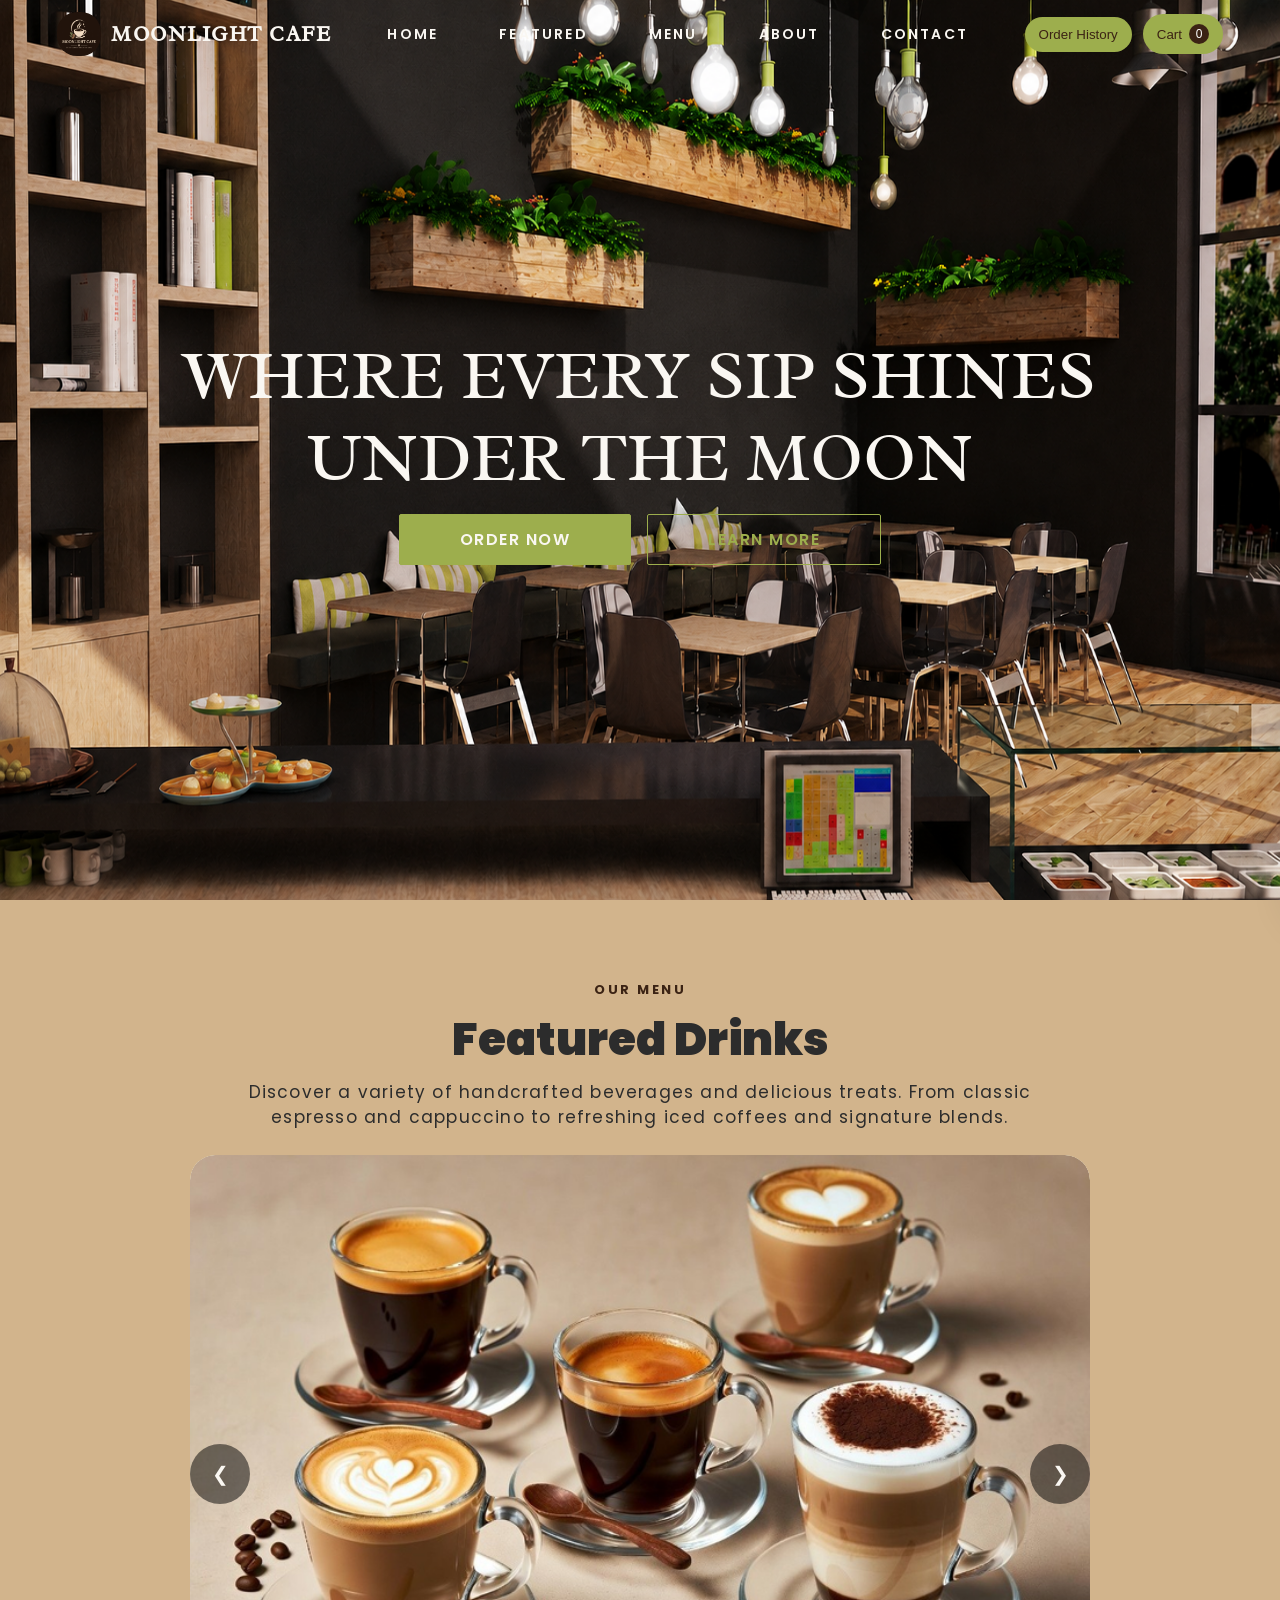
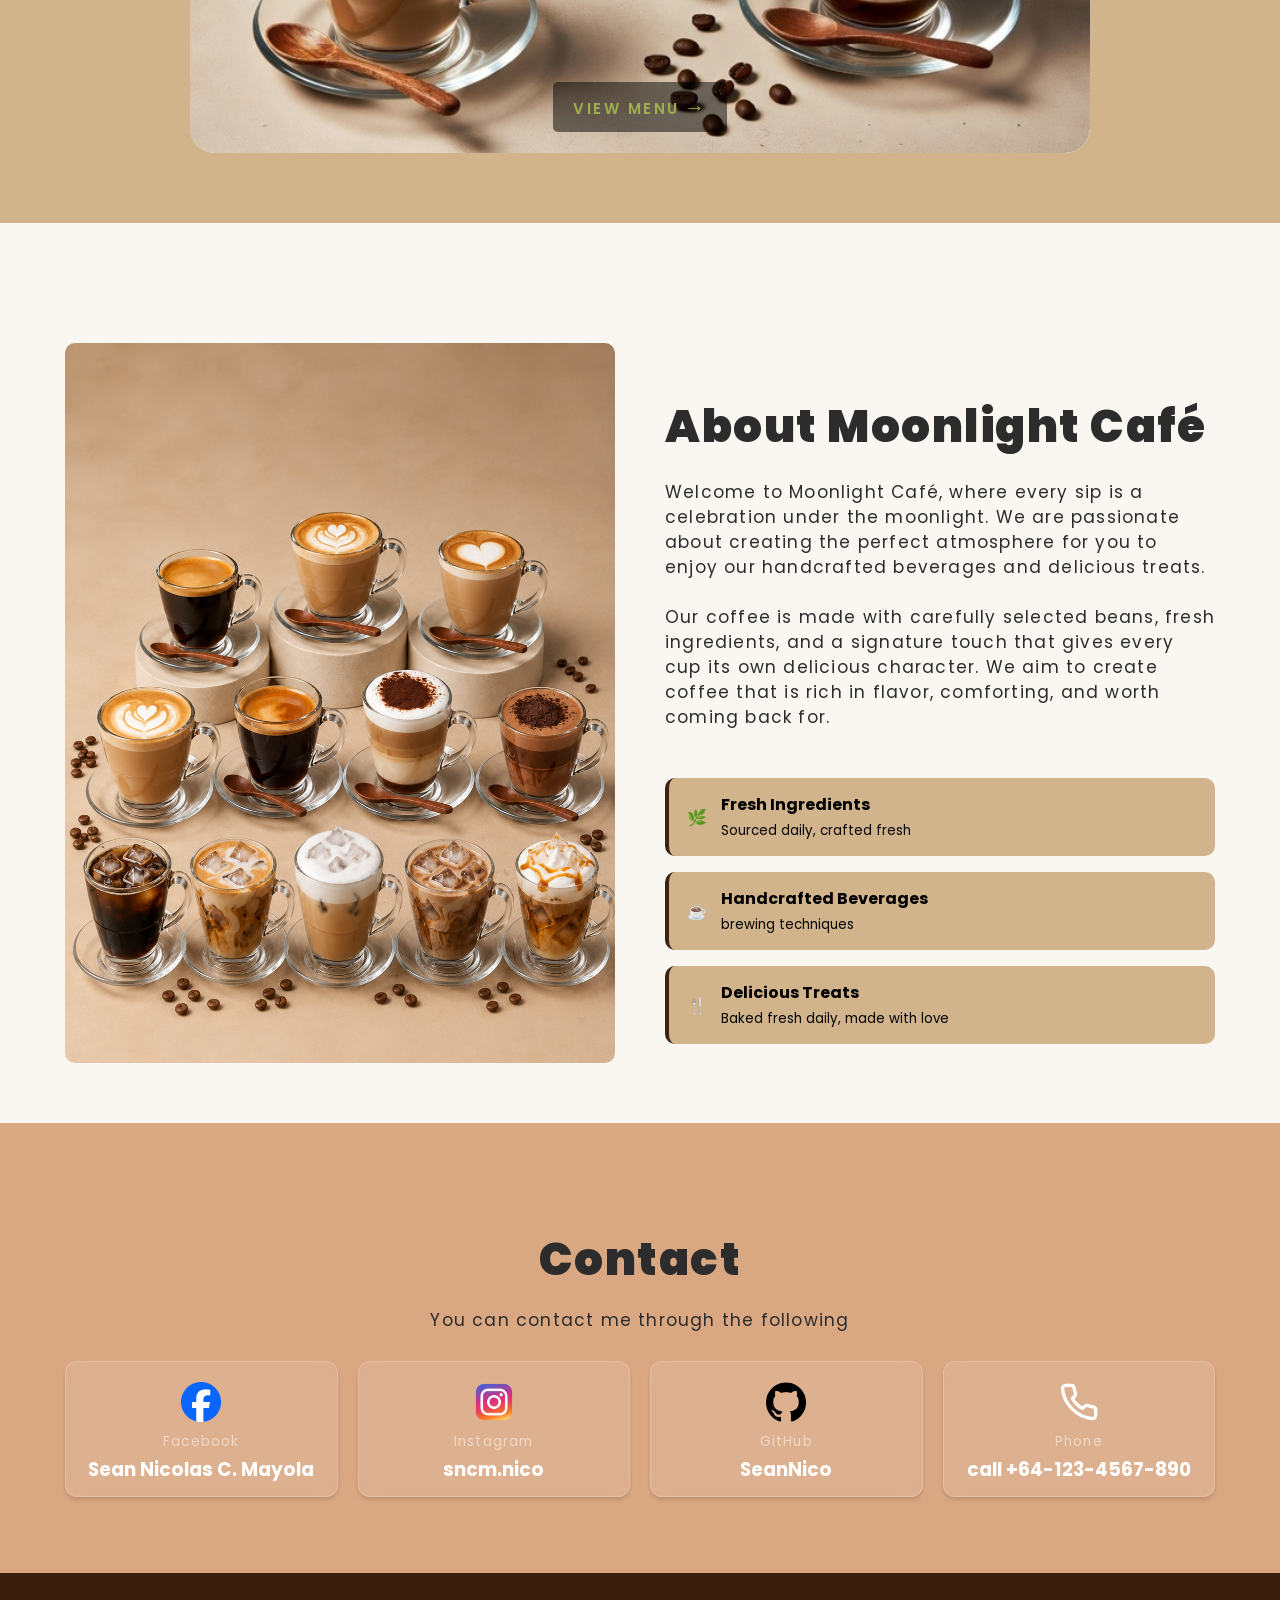
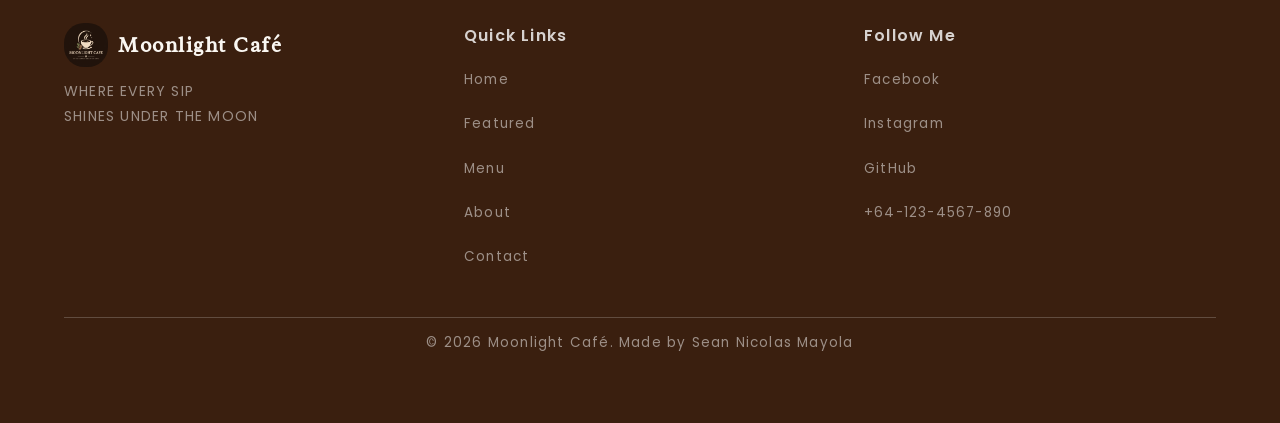
<file: index.html>
<!DOCTYPE html>
<html lang="en">
<head>
    <meta charset="UTF-8">
    <meta name="viewport" content="width=device-width, initial-scale=1.0">
    <title>Moonlight cafe</title>
    <link rel="preconnect" href="https://fonts.googleapis.com">
    <link rel="preconnect" href="https://fonts.gstatic.com" crossorigin>
    <link href="https://fonts.googleapis.com/css2?family=Funnel+Sans:ital,wght@0,300..800;1,300..800&family=Google+Sans:ital,opsz,wght@0,17..18,400..700;1,17..18,400..700&family=Open+Sans:ital,wght@0,300..800;1,300..800&family=Poppins:ital,wght@0,100;0,200;0,300;0,400;0,500;0,600;0,700;0,800;0,900;1,100;1,200;1,300;1,400;1,500;1,600;1,700;1,800;1,900&family=Radley:ital@0;1&family=Rubik:ital,wght@0,300..900;1,300..900&family=Source+Code+Pro:ital,wght@0,200..900;1,200..900&display=swap" rel="stylesheet">
    <link rel="stylesheet" href="./css file/style.css">
</head>
<body>
    <!-- NAVIGATION -->
    <header class ="navbar">    
        <nav class ="nav-container">
            <div class="nav-logo">
                <span class="logo-icon"><img src="./Background & Icon/logo.png" alt="Moonlight Café Logo"></span>
                <span class="logo-text">MOONLIGHT CAFE</span>
            </div>
                <ul class ="nav-links">
                    <li><a href="#hero">HOME</a></li>
                    <li><a href="#featured">FEATURED</a></li>
                    <li><a href="menu.html">MENU</a></li>
                    <li><a href="#about">ABOUT</a></li>
                    <li><a href="#contact">CONTACT</a></li>
                </ul>
            <div class = "nav-btn">
                <button class="history-btn" type="button" aria-label="Order history">
                    Order History
                </button>
                
                <button class="cart-btn" type="button" aria-label="Open shopping cart">
                    Cart <span class="cart-count" aria-live="polite">0</span>
                </button>
            </div>
        </nav>
    </header>
    <!-- HERO SECTION -->
    <section class = "hero-section" id = "hero">
        <img src = "./Background & Icon/moonlight cafe.png" alt = "Moonlight Café" class = "hero-background">
        <div class = "hero-container">
                <h1 class = "hero-title">WHERE EVERY SIP SHINES <br> UNDER THE MOON</h1>
            <div class = "cta-container">
                <a href = "menu.html" class = "primary-btn" id = "primary-style">ORDER NOW</a>
                <a href = "#about" class = "about-cta">LEARN MORE</a>
            </div>
        </div>
    </section>

    <!-- FEATURED SECTION -->
    <section class = "featured-section" id = "featured">
        <div class = "featured-header">
            <h2 class = "eyebrow">Our Menu </Menu></h2>
            <h1 class = "featured-title">Featured Drinks</h1>
            <p class = "featured-description">Discover a variety of handcrafted beverages and delicious treats.    
            From classic espresso and cappuccino to refreshing iced coffees and     
            signature blends.</p>
        </div>
        <div class = "featured-container">
            <div class = "featured-image" id="feat-img">
                <img class = "image" src = "./featured img/image1.png" alt = "Espresso-Based-Coffee" loading = "lazy">
                <img class = "image" src = "./featured img/image2.png" alt = "Iced Coffee" loading = "lazy">
                <img class = "image" src = "./featured img/image3.png" alt = "Tea" loading = "lazy">
            </div>  
            <div class="featured-infos">
                <div class="featured-info">
                    <button class = "featured-btn"><a href="menu.html">VIEW MENU</a><span class="arrow">&#8594</span></button>
                </div>
            </div>
            <button class="prev-btn" onclick ="prevSlide()">&#10094</button>
            <button class="next-btn" onclick ="nextSlide()">&#10095</button>
        </div>
    </section>

    <!-- ABOUT SECTION -->
    <section class = "about-section" id = "about">
        <div class = "about-container">
            <div class="about-image"><img src="./featured img/about-img.png" alt="About background image" loading="lazy"></div>
            <div class="about-body">
                <div class="about-title">About Moonlight Café</div>
                <div class="about-description">Welcome to Moonlight Café, where every sip is
                                            a celebration under the moonlight. We are passionate
                                            about creating the perfect atmosphere for you to enjoy
                                            our handcrafted beverages and delicious treats. <br><br>
                                            Our coffee is made with carefully selected beans,
                                            fresh ingredients, and a signature touch that gives 
                                            every cup its own delicious character. We aim to 
                                            create coffee that is rich in flavor, comforting, 
                                            and worth coming back for.
                </div>
            <div class="about-info">
                <div class="about-info-item">
                    <span>&#127807</span>
                    <div>
                        <strong>Fresh Ingredients</strong><br>
                        <small>Sourced daily, crafted fresh</small>
                    </div>
                </div>
                <div class="about-info-item">
                    <span>&#9749</span>
                    <div>
                        <strong>Handcrafted Beverages</strong><br>
                        <small>brewing techniques</small>
                    </div>
                </div>
                <div class="about-info-item">
                    <span>&#127860</span>
                    <div>
                        <strong>Delicious Treats</strong><br>
                        <small>Baked fresh daily, made with love</small>
                    </div>
                </div>
            </div>
        </div>
    </section>

    <!-- CONTACT SECTION -->
    <section class="contact-section" id="contact">
        <div class="contact-container">
            <div class="contact-header">
                <div class="contact-info">
                    <h2>Contact</h2>
                    <p>You can contact me through the following</p>
                </div>
                <div class="contact-grid">
                    <div class="contact-card">
                        <a href="https://www.facebook.com/sean.mayola18" target="_blank">
                            <div class="contact-icon">
                                <img src="./Background & Icon/facebook_icon.png" alt="Facebook icon">
                            </div>
                            <p>Facebook</p>
                            <h3>Sean Nicolas C. Mayola</h3>
                        </a>
                    </div>
                    
                    <div class="contact-card">
                        <a href="https://www.instagram.com/sncm.nico/" target="_blank">
                            <div class="contact-icon">
                                <img src="./Background & Icon/instagram.png" alt="Instagram icon">
                            </div>
                            <p>Instagram</p>
                            <h3>sncm.nico</h3>
                        </a>
                    </div>

                    <div class="contact-card">
                        <a href="https://github.com/SeanNico" target="_blank">
                            <div class="contact-icon">
                                <img src="./Background & Icon/github-logo.png" alt="GitHub icon">
                            </div>
                            <p>GitHub</p>
                            <h3>SeanNico</h3>
                        </a>
                    </div>
                    <div class="contact-card">
                        <div class="contact-icon">
                            <svg xmlns="http://www.w3.org/2000/svg" width="40" height="40" viewBox="0 0 24 24" fill="none" stroke="currentColor" stroke-width="2" stroke-linecap="round" stroke-linejoin="round" class="lucide lucide-phone h-5 w-5"><path d="M22 16.92v3a2 2 0 0 1-2.18 2 19.79 19.79 0 0 1-8.63-3.07 19.5 19.5 0 0 1-6-6 19.79 19.79 0 0 1-3.07-8.67A2 2 0 0 1 4.11 2h3a2 2 0 0 1 2 1.72 12.84 12.84 0 0 0 .7 2.81 2 2 0 0 1-.45 2.11L8.09 9.91a16 16 0 0 0 6 6l1.27-1.27a2 2 0 0 1 2.11-.45 12.84 12.84 0 0 0 2.81.7A2 2 0 0 1 22 16.92z"></path></svg>
                        </div>
                        <p>Phone</p>
                        <h3>call +64-123-4567-890</h3>
                    </div>
                </div>
            </div>
        </div>
    </section>

    <!-- FOOTER SECTION -->
    <footer class="footer-section">
        <div class="footer-container">
            <div class="footer-top">
                <div class="footer-brand">
                    <div class="footer-logo">
                        <span class="logo-icon"><img src="./Background & Icon/logo.png" alt="Moonlight Café Logo"></span>
                        <span class="logo-text">Moonlight Café</span>
                    </div>
                    <p>WHERE EVERY SIP 
                    <br>SHINES UNDER THE MOON
                    </p>
                </div>
                <div class="footer-links">
                    <h4>Quick Links</h4>
                    <a href="#hero">Home</a>
                    <a href="#featured">Featured</a>
                    <a href="menu.html">Menu</a>
                    <a href="#about">About</a>
                    <a href="#contact">Contact</a>
                </div>
                <div class="footer-links">
                    <h4>Follow Me</h4>
                    <a href="https://www.facebook.com/sean.mayola18" target="_blank">Facebook</a>
                    <a href="https://www.instagram.com/sncm.nico/" target="_blank">Instagram</a>
                    <a href="https://github.com/SeanNico" target="_blank">GitHub</a>
                    <p>+64-123-4567-890</p>
                </div>
            </div>
            </div>
            <div class="footer-bottom">
                <p>&copy; 2026 Moonlight Café. Made by Sean Nicolas Mayola</p>
            </div>
        </div>
    </footer>

    <!-- CART SECTION -->
    <div class="cart-overlay" id="cartOverlay"></div>
    <aside class="cart-drawer" id="cartDrawer" aria-labelledby="cartTitle" aria-hidden="true">
        <div class="cart-header">
            <h2 id="cartTitle">Your Cart</h2>
            <button class="cart-close" type="button" aria-label="Close cart">&times;</button>
        </div>
        <div class="cart-items" id="cartItems"></div>
        <div class="cart-footer">
            <p class="cart-total">Total <strong id="cartTotal">&#8369;0.00</strong></p>
            <button class="checkout-btn" id="checkoutBtn" type="button">Place Order</button>
        </div>
    </aside>

    <!-- HISTORY SECTION -->
    <div class="history-overlay" id="historyOverlay"></div>
    <section class="history-dialog" id="historyDialog" role="dialog" aria-modal="true" aria-labelledby="historyTitle" aria-hidden="true">
        <div class="cart-header">
            <h2 id="historyTitle">Order History</h2>
            <button class="history-close" type="button" aria-label="Close order history">&times;</button>
        </div>
        <div class="history-items" id="historyItems"></div>
    </section>

    <script src="./js file/main.js"></script>
</body>
</html>
</file>
<file: css file/style.css>
html {
    scroll-behavior: smooth;
}

*, ::before, ::after{
    box-sizing: border-box;
    margin: 0;
    padding: 0;
}

body {
    font-family: 'Poppins', sans-serif;
    max-width: 1600px;
    overflow-x: hidden;
    min-height: 100vh;
}

img {
    max-width: 100%;
    display: block;
}

:root {
    --Heading-weight: 900;
    --Semi-weight: 600;
    --paragraph-weight: 400;
    --primary-tint: #DAA783;
    --primary-color: #D2B48C;
    --primary-shade:#3a1f0f;
    --primary-midtone: #3B2314;
    --secondary-color: #9DAE4D;
    --secondary-midtone: #EDE8D0;
    --secondary-tint: #F5EFE6;
    --grey-shade: #2C2C2C;
    --grey-color: #495057;
    --grey-tint: #FAF7F2;
}

.nav-links li {
    font-weight: var(--Semi-weight);
}

.nav-links a {
    display: flex;
    align-items: center;
    position: relative;
    text-decoration: none;
    color: var(--grey-tint);
    line-height: 1.5;
    font-size: 14px;
    letter-spacing: 2.2px;
    font-family: inherit;
    transition-duration: 300;
    transition: color 0.3s ease;
    padding: 10px 16px;
}

.nav-links a.scroll {
    color: var(--grey-shade);
}

.nav-links a::after {
    content: "";
    position: absolute;
    bottom: 0px;
    left: 0px;
    width: 0px;
    height: 2px;
    background: var(--secondary-color);
    border-radius: 2px;
    transition: all 0.3s cubic-bezier(0.4, 0, 0.2, 1);
}

.nav-links a:hover {    
    color: var(--secondary-color);
}

.nav-links a:hover::after {
    width: 100%;
}

.navbar {
    position: fixed; top: 0; left: 0; right: 0; z-index: 1000;
    background-color: transparent;
    transition: background-color 0.3s ease;
}

.navbar.scrolling {
    background-color: var(--secondary-tint);
}

.nav-container {
    max-width: 1200px;
    margin: 0 auto;
    padding: 0 17px;
    height: 68px;   
    display: flex;
    align-items: center;
    justify-content: space-between;
}

.nav-logo {
    display: flex;
    align-items: center;
    gap: 10px;
}

.logo-icon img {
    width: 44px;
    height: 44px;
    border-radius: 20px;
}

.logo-text {
    font-family: "Radley", serif;
    font-size: 21px;
    font-weight: var(--Semi-weight);
    background: var(--grey-tint);
    -webkit-background-clip: text;
    -webkit-text-fill-color: transparent;
    background-clip: text;
    font-weight: var(--Semi-weight);
    letter-spacing: 1.5px;  
}

.logo-text.scrollLogo {
    background-color: #3B2314;
}

.nav-links {
    display: flex;
    gap: 29px;
    list-style: none;
    align-items: center;
}

.nav-btn {
    display: flex;
    gap: 11px;
    align-items: center;
}

.nav-btn button {
    display: inline-flex;
    align-items: center;
    gap: 7px;
    padding: 10px 14px;
    border-radius: 24px;
    border: none;
    background-color: var(--secondary-color);
    font-weight: var(--paragraph-weight);
    cursor: pointer;
    color: var(--primary-midtone);
    white-space: nowrap;
}

.nav-btn button:hover,
.checkout-btn:hover,
.btn-primary:hover {
    filter: brightness(0.94);
}

.cart-count {
    display: inline-grid;
    min-width: 20px;
    height: 20px;
    padding: 0 5px;
    place-items: center;
    border-radius: 50%;
    background: var(--primary-midtone);
    color: white;
    font-size: 12px;
}

.hero-section {
    display: flex;
    align-items: center;
}

.hero-background {
    position: relative;
    min-width: 100vw;
    height: 100vh;
    inset: 0;
}

.hero-container {
    position: absolute;
    display: flex;
    flex-direction: column;
    align-items: center;
    text-align: center;
    justify-content: center;
    max-width: 1200px;
    min-width: 100vw;
    gap: 16px;
}

.hero-title {
    font-size: 68px;
    font-weight: var(--Semi-weight);
    line-height: 1.2;
    color: var(--grey-tint);
    margin-bottom: 16px;
    font-family: "Radley", serif;
    font-weight: var(--paragraph-weight);
    font-style: normal;
    margin: 0 auto;
}

.highlight {
    background-color: var(--primary-color);
    color: var(--grey-tint);
    padding: 0 10px;
    border-radius: 3px;
}

.cta-container {
    display: flex;
    gap: 16px;
    justify-content: center;
}

#primary-style {
    display: flex;
    align-items: center;
    justify-content: center;
    padding: 12px 60px;
    font-size: 16px;
    font-family: poppins, sans-serif;
    font-weight: var(--Semi-weight);
    color: var(--grey-tint);
    background-color: var(--secondary-color);
    border: 1px solid var(--secondary-color);
    cursor: pointer;
    letter-spacing: 1.5px;
    opacity: 1;
    border-radius: 2px;
    text-decoration: none;
    transition-duration: .3s;
}

.about-cta {
    display: inline-flex;
    cursor: pointer;
    align-items: center;
    justify-content: center;
    border-radius: .125rem;
    border-width: 1px;
    padding: 12px 60px;
    font-size: 16px;
    font-family: poppins, sans-serif;
    font-weight: var(--Semi-weight);
    color: var(--secondary-color);
    border: 1px solid var(--secondary-color);
    letter-spacing: 1.5px;
    border-radius: 2px;
    opacity: 1;
    text-decoration: none;
    transition-duration: .3s;
}

#primary-style:hover {
    cursor: pointer;
    align-items: center;
    justify-content: center;
    border-radius: .125rem;
    border-width: 1px;
    transform: translateY(-3px);
    font-weight: var(--Semi-weight);
    color: var(--secondary-color);
    transition: all 0.3s cubic-bezier(0.4, 0, 0.2, 1);
    background-color: transparent;
}

.about-cta:hover {
    cursor: pointer;
    align-items: center;
    justify-content: center;
    color: var(--grey-tint);
    background-color: var(--secondary-color);
    transform: translateY(-3px);
    transition: all 0.3s cubic-bezier(0.4, 0, 0.2, 1);
}

.featured-section {
    padding: 80px 0 30px;
    background-color: var(--primary-color);
    align-items: center;
    min-width: 100vw;
    margin: 0 auto;
    min-height: auto;
}

.featured-header {
    text-align: center;
}

.eyebrow {
    text-transform: uppercase;
    letter-spacing: 2.5px;
    line-height: 20px;
    font-size: 13px;
    font-weight: 700;
    opacity: 1;
    color: var(--primary-midtone);
}

.featured-title {
    font-size: 45px;
    font-weight: var(--Heading-weight);
    color: var(--grey-shade);
    line-height: 1.5;
    margin: 6px 0;
}

.featured-description {
    font-size: 17px;
    font-family: inherit;
    max-width: 800px;  
    line-height: 25px;
    letter-spacing: 1.2px;
    color: var(--grey-shade);
    margin: 0 auto;
}

.featured-container {
    max-width: 900px;
    margin: 0 auto;
    margin-top: 25px;
    overflow: hidden;
    position: relative;
    border-radius: 25px;
}

.featured-image{
    position: relative;
    overflow: hidden;
    background: var(--secondary-midtone);
    border-radius: 25px;
    transition-duration: .3s;
}

.image{
    inset: 0;
    width: 100%;          
    height: 100%;  
    opacity: 1;
    object-fit: cover;
    transition: all 0.3s cubic-bezier(0.4, 0, 0.2, 1);
    display: none;
    border-radius: 25px;
    overflow: hidden;
}

.image.displaySlide{
    display: block;
}


.featured-image img:hover {
    transition-duration: .5s;
    transform: scale(1.040);
    border-radius: 25px;
}   

.featured-infos {
    padding: 20px;
    position: relative;
}

.featured-info {
    text-align: center;
    max-width: 600px;
    margin: 0 auto;
}

.prev-btn{
    position: absolute;
    top: 50%;
    transform: translateY(-50%);
    left: 0;
    width: 60px;
    height: 60px;
    border-radius: 50%;
    border: none;
    margin: 0 auto;
    font-size: 20px;
    background-color: hsla(0, 0%, 0%, 0.5);
    color: var(--grey-tint);
    cursor: pointer;
}

.next-btn{
    position: absolute;
    top: 50%;
    transform: translateY(-50%);
    width: 60px;
    height: 60px;
    border-radius: 50%;
    border: none;
    right: 0;
    margin: 0 auto;
    font-size: 20px;
    background-color: hsla(0, 0%, 0%, 0.5);
    color: var(--grey-tint);
    cursor: pointer;
}

.featured-btn {
    top: -200%;
    transform: translateY(-100%);
    transform: translateX(-50%);
    position: absolute;
    font-size: 15px;
    line-height: 1.5;
    font-weight: var(--Semi-weight);
    background: rgba(0, 0, 0, 0.5);
    letter-spacing: 2.5px;
    font-family: inherit;
    margin: 9px 0 0;
    padding: 10px 20px;
    border: none;
    border-radius: 5px;
    color: var(--secondary-color);
    cursor: pointer;
}

.featured-btn a {
    color: var(--secondary-color);
    text-decoration: none;
    margin-right: 5px;
}

.arrow {
    font-size: 20px;
}

.menu-card-section {
    position: relative;
    padding: 80px 0;
    background-color: #dfd9f3;
    align-items: center;
    min-width: 100vw;
    background-color: var(--secondary-midtone);
}

.menu-card-container {
    max-width: 1200px;
    margin: 0 auto;
    padding: 0 25px;
}

.menu-card-header {
    text-align: center;
    margin-bottom: 28px;    
}

.menu-card-title {
    font-size: 45px;
    font-weight: var(--Heading-weight);
    color: var(--grey-shade);
    line-height: 1;
    margin-top: 12px;
}

.category-filter {
    display: flex;
    justify-content: center;
    gap: 16px;
    text-align: center;
    margin-bottom: 24px;
}

.category-btn.active {
    background-color: var(--primary-midtone);
    border: 1px solid var(--primary-color);
    color: var(--grey-tint);
    box-shadow: 0 1px 5px var(--primary-color);
    padding: 9px 23px;
}

.category-btn-small {
    background-color: var(--grey-tint);
    padding: 9px 23px;
    border: none;
    cursor: pointer;
    font-size: 13px;
    border-radius: 18px;
    box-shadow: 0 1px 5px var(--primary-color);
    font-family: inherit;
    color: var(--primary-midtone);
    font-weight: var(--Semi-weight);
}

.category-btn {
    background-color: var(--grey-tint);
    padding: 9px 30px;
    border: none;
    cursor: pointer;
    font-size: 13px;
    border-radius: 18px;
    box-shadow: 0 1px 5px var(--primary-color);
    font-family: inherit;
    color: var(--primary-midtone);
    font-weight: var(--Semi-weight);
}

.search-container {
    max-width: 520px;
    margin: 8px auto 32px;
}

.search-container input {
    width: 100%;
    padding: 10px 15px;
    border-radius: 15px;
    border: 1px solid rgb(153, 153, 153);
}

.search-container input:focus {
    border: 1px solid var(--primary-midtone);
    outline: none;
}

.menu-card-items {
    display: grid;
    grid-template-columns: repeat(auto-fill, minmax(210px, 1fr));
    gap: 20px;
    max-width: 1200px;
}

.menu-card-content {
    border-radius: 10px;
    background-color: var(--grey-tint);
}

.menu-card-wrap {
    position: relative;
    padding-top: 75%;
    overflow: hidden;
}

.menu-wrap-image {
    position: absolute;
    inset: 0;
    width: 100%;
    height: 100%;
    border-top-left-radius: 10px;
    border-top-right-radius: 10px;
}

.menu-card-description {
    padding: 16px;
}

.menu-card-name {
    font-size: 17px;
    font-weight: var(--Semi-weight);
    margin-bottom: 4px;
    opacity: 1;
    font-family: inherit;
}

.menu-card-value {
    font-size: 14px;
    margin-bottom: 10px;
    color: var(--primary-midtone);
    font-weight: var(--Semi-weight);
    font-family: inherit;
    letter-spacing: 0.02em;
}

.card-add-btn {
    font-size: 13px;
    font-weight: var(--Semi-weight);
    width: 100%;
    padding: 9px;
    border-radius: 10px;
    border: 1px solid var(--primary-color);
    background-color: var(--primary-color);
    font-family: inherit;
    cursor: pointer;
}

.size {
    font-size: .850em;
}

.about-section {
    position: relative;
    padding: 120px 0;
    height: 100vh;
    align-items: center;
    min-width: 100vw;
    background-color: var(--grey-tint);
}

.about-container {
    max-width: 1200px;
    margin: 0 auto;
    padding: 0 25px;
    display: grid;
    grid-template-columns: 1fr 1fr;
    gap: 50px;
    height: 80vh;
    position: relative;
}

.about-image {
    height: 80%;
    width: 100%;
    height: 100%;
    border-radius: 10px;
    overflow: hidden;
    object-fit: cover;
}

.about-body {
    display: flex;
    flex-direction: column;
    gap: 20px;
}

.about-title {
    font-size: 45px;
    font-weight: var(--Heading-weight);
    color: var(--grey-shade);
    line-height: 1.5;
    letter-spacing: 1.5px;
    margin-top: 50px;
}

.about-description {
    font-size: 17px;
    font-family: inherit;
    max-width: 600px;
    line-height: 25px;
    letter-spacing: 1.2px;
    color: var(--grey-shade);
}

.about-info {
    transform: translateY(0px);
    display: flex;
    flex-direction: column;
    gap: 16px;
    margin-top: 28px;
}

.about-info-item {
    display: flex;
    align-items: center;
    gap: 14px;
    padding: 14px 18px;
    background-color: var(--primary-color);
    border-radius: 10px;
    border-left: 4px solid var(--primary-midtone);
}

.contact-section {
    position: relative;
    padding: 60px 0;
    align-items: center;
    min-width: 100vw;
    background-color: var(--primary-tint);
    height: 50vh;
    margin: 0 auto;
}

.contact-container {
    max-width: 1200px;
    margin: 0 auto;
    padding: 0 25px;
    gap: 50px;
}

.contact-header {
    text-align: center;   
}

.contact-info {
    display: flex;
    flex-direction: column;
    gap: 15px;
    margin-top: 28px;
    align-items: center;
}

.contact-info h2 {
    font-size: 45px;
    font-weight: var(--Heading-weight);
    color: var(--grey-shade);
    line-height: 1.5;
    letter-spacing: 1.5px;
    margin-top: 15px;
}

.contact-info p {
    font-size: 17px;
    font-family: inherit;
    max-width: 600px;
    line-height: 25px;
    letter-spacing: 1.2px;
    color: var(--grey-shade);
    text-align: center;
}

.contact-grid {
    display: grid;
    grid-template-columns: repeat(auto-fit, minmax(150px, 1fr));
    gap: 20px;
    max-width: 1200px;
    margin: 0 auto;
    margin-top: 28px;
}

.contact-card {
    padding: 12px;
    border-radius: 12px;
    background: rgba(255, 255, 255, 0.1);
    backdrop-filter: blur(10px); 
    -webkit-backdrop-filter: blur(10px); 
    border: 1px solid rgba(255, 255, 255, 0.2);
    text-align: center;
    color: white;
    box-shadow: 0 3px 4px rgba(0, 0, 0, .12);
    transition-duration: .3s;
    width: 100%;
}

.contact-card:hover {
    transform: translateY(-3px);
    transition: all 0.3s cubic-bezier(.4, 0, .2, 1);
    background: rgba(255, 255, 255, 0.2);
    transition-duration: .4s;
}

.contact-card a {
    text-decoration: none;
    color: white;
}

.contact-icon {
    display: flex;
    justify-content: center;
    align-items: center;
    margin-bottom: 8px;
}   

.contact-icon img {
    width: 40px;
    height: 40px;
    margin: 8px 0 0;
}

.contact-icon svg {
    margin: 8px 0 0;
}

.footer-section {
    position: relative;
    padding: 50px 0;
    align-items: center;
    min-width: 100vw;
    background-color: var(--primary-shade);
    height: 50vh;
}

.footer-container {
    max-width: 1200px;
    margin: 0 auto;
    padding: 0 24px;
}

.footer-top {
    display: grid;
    grid-template-columns: repeat(auto-fit, minmax(0, 1fr));
    justify-content: center;
    gap: 48px;
    padding-bottom: 48px;
    border-bottom: 1px solid rgba(255, 255, 255, 0.2);
}

.footer-logo {
    display: flex;
    align-items: center;
    gap: 10px;
}

.footer-brand p {
    font-size: 14px;
    color: rgba(255, 255, 255, 0.5);
    margin-top: 12px;
    line-height: 1.8;
    letter-spacing: 1.2px;
}

.footer-links {
    display: flex;
    flex-direction: column;
    gap: 20px;
}

.footer-links a, p {
    text-decoration: none;
    color: rgba(255, 255, 255, 0.5);
    font-size: 13.5px;
    line-height: 1.8;
    letter-spacing: 1.2px;
}

.footer-links h4 {
    font-size: 16px;
    color: rgba(255, 255, 255, 0.8);
    font-weight: var(--Semi-weight);
    letter-spacing: 1.2px;
}

.footer-links a:hover {
    color: var(--secondary-color);
    transition: all 0.3s cubic-bezier(0.4, 0, 0.2, 1);
}

.footer-bottom {
    text-align: center;
    margin-top: 13px;
}

.modal-overlay {
    position: fixed;
    inset: 0;
    z-index: 1199;
    background: rgba(0, 0, 0, 0.4);
    backdrop-filter: blur(6px);
    opacity: 0;
    pointer-events: none;
    transition: opacity 0.3s ease;
}

.product-modal {
    position: fixed;
    top: 50%;
    left: 50%;
    z-index: 1200;
    transform: translate(-50%, -48%) scale(0.96);
    opacity: 0;
    pointer-events: none;
    width: min(860px, 95vw);
    max-height: 90vh;
    background: white;
    border-radius: 20px;
    box-shadow: 0 24px 80px rgba(111, 169, 216, 0.3);
    overflow-y: auto;
    transition: all 0.35s cubic-bezier(0.4, 0, 0.2, 1);
}

.modal-overlay.active {
    opacity: 1;
    pointer-events: all;
}

.product-modal.open {
    opacity: 1;
    pointer-events: all;
    transform: translate(-50%, -50%) scale(1);
}

.modal-content {
    display: grid;
    grid-template-columns: 1fr 1.5fr;
}

.product-image-col {
    display: grid;
    place-items: center;
    min-height: 380px;
    background: var(--secondary-tint);
}

.product-image {
    width: 100%;
    height: 100%;
    max-height: 520px;
    object-fit: cover;
}

.product-details-col {
    display: flex;
    flex-direction: column;
    gap: 18px;
    padding: 34px;
}

.product-details-col h2 {
    color: var(--primary-midtone);
    font: 600 28px "Radley", serif;
}

.product-description {
    color: var(--grey-color);
    line-height: 1.6;
}

.product-size-group,
.product-sweetness-group,
.product-ice-group {
    display: grid;
    gap: 9px;
}

.option-label {
    color: var(--primary-midtone);
    font-weight: var(--Semi-weight);
}

.option-item,
.qty-controls {
    display: flex;
    flex-wrap: wrap;
    align-items: center;
    gap: 9px;
}

.option-item button,
.qty-btn,
.cart-item-actions button,
.cart-close,
.history-close,
.product-close {
    border: 1px solid var(--primary-color);
    border-radius: 8px;
    background: white;
    color: var(--primary-midtone);
    cursor: pointer;
    padding: 8px 12px;
}

.option-item button.active {
    border-color: var(--primary-midtone);
    background: var(--primary-midtone);
    color: white;
}

.product-quantity-group {
    display: flex;
    align-items: center;
    justify-content: space-between;
    gap: 16px;
}

.product-price-total {
    color: var(--primary-midtone);
    font-size: 20px;
    font-weight: var(--Semi-weight);
}

.btn-primary,
.checkout-btn {
    border: 0;
    border-radius: 8px;
    padding: 13px 18px;
    background: var(--secondary-color);
    color: var(--primary-midtone);
    cursor: pointer;
    font-size: 15px;
    font-weight: 600;
    font-family: inherit;
}

.btn-primary {
    font-family: inherit;
}

.btn-primary:disabled,
.checkout-btn:disabled {
    cursor: not-allowed;
    opacity: 0.55;
}

.product-close {
    position: absolute;
    top: 12px;
    right: 12px;
    z-index: 1;
    padding: 5px 11px;
    font-size: 25px;
}

.cart-overlay,
.history-overlay {
    position: fixed;
    inset: 0;
    z-index: 1090;
    background: rgba(0, 0, 0, 0.45);
    opacity: 0;
    pointer-events: none;
    transition: opacity 0.25s ease;
}

.cart-overlay.active,
.history-overlay.active {
    opacity: 1;
    pointer-events: auto;
}

.cart-drawer,
.history-dialog {
    position: fixed;
    z-index: 1100;
    background: var(--grey-tint);
    box-shadow: 0 12px 45px rgba(0, 0, 0, 0.24);
    color: var(--grey-shade);
}

.cart-drawer {
    inset: 0 0 0 auto;
    display: flex;
    flex-direction: column;
    width: min(440px, 100vw);
    padding: 24px;
    transform: translateX(105%);
    transition: transform 0.3s ease;
}

.cart-drawer.open {
    transform: translateX(0);
}

.cart-header {
    display: flex;
    align-items: center;
    justify-content: space-between;
    gap: 16px;
    padding-bottom: 16px;
    border-bottom: 1px solid var(--primary-color);
}

.cart-header h2 {
    color: var(--primary-midtone);
    font: 600 26px "Radley", serif;
}

.cart-items,
.history-items {
    display: flex;
    flex: 1;
    flex-direction: column;
    gap: 14px;
    overflow-y: auto;
    padding: 18px 0;
}

.cart-item {
    display: grid;
    grid-template-columns: 64px minmax(0, 1fr);
    gap: 12px;
    padding: 12px 0;
    border-bottom: 1px solid #e3ddd3;
}

.cart-item > img {
    width: 64px;
    height: 64px;
    border-radius: 8px;
    object-fit: cover;
}

.cart-item-details h3,
.history-order h3 {
    color: var(--primary-midtone);
    font-size: 15px;
}

.cart-item-details p,
.history-order p {
    margin: 4px 0;
    color: var(--grey-color);
    font-size: 12px;
    line-height: 1.5;
}

.cart-item-actions {
    grid-column: 2;
    display: flex;
    gap: 8px;
}

.cart-item-actions button {
    padding: 5px 9px;
    font-size: 12px;
}

.cart-empty {
    padding: 18px 0;
    color: var(--grey-color);
}

.cart-footer {
    padding-top: 16px;
    border-top: 1px solid var(--primary-color);
}

.cart-total {
    display: flex;
    justify-content: space-between;
    margin-bottom: 14px;
    color: var(--primary-midtone);
}

.checkout-btn {
    width: 100%;
}

.history-dialog {
    top: 50%;
    left: 50%;
    width: min(560px, calc(100vw - 32px));
    max-height: min(80vh, 680px);
    padding: 24px;
    border-radius: 16px;
    opacity: 0;
    pointer-events: none;
    transform: translate(-50%, -46%);
    transition: opacity 0.25s ease, transform 0.25s ease;
}

.history-dialog.open {
    opacity: 1;
    pointer-events: auto;
    transform: translate(-50%, -50%);
}

.history-order {
    padding: 12px 0;
    border-bottom: 1px solid #e3ddd3;
}

@media (max-width: 700px) {
    .nav-btn {
        gap: 6px;
    }

    .nav-btn button {
        padding: 8px 10px;
        font-size: 12px;
    }

    .modal-content {
        grid-template-columns: 1fr;
    }

    .product-image-col {
        min-height: 220px;
        max-height: 260px;
    }

    .product-details-col {
        gap: 13px;
        padding: 22px;
    }
}
</file>
